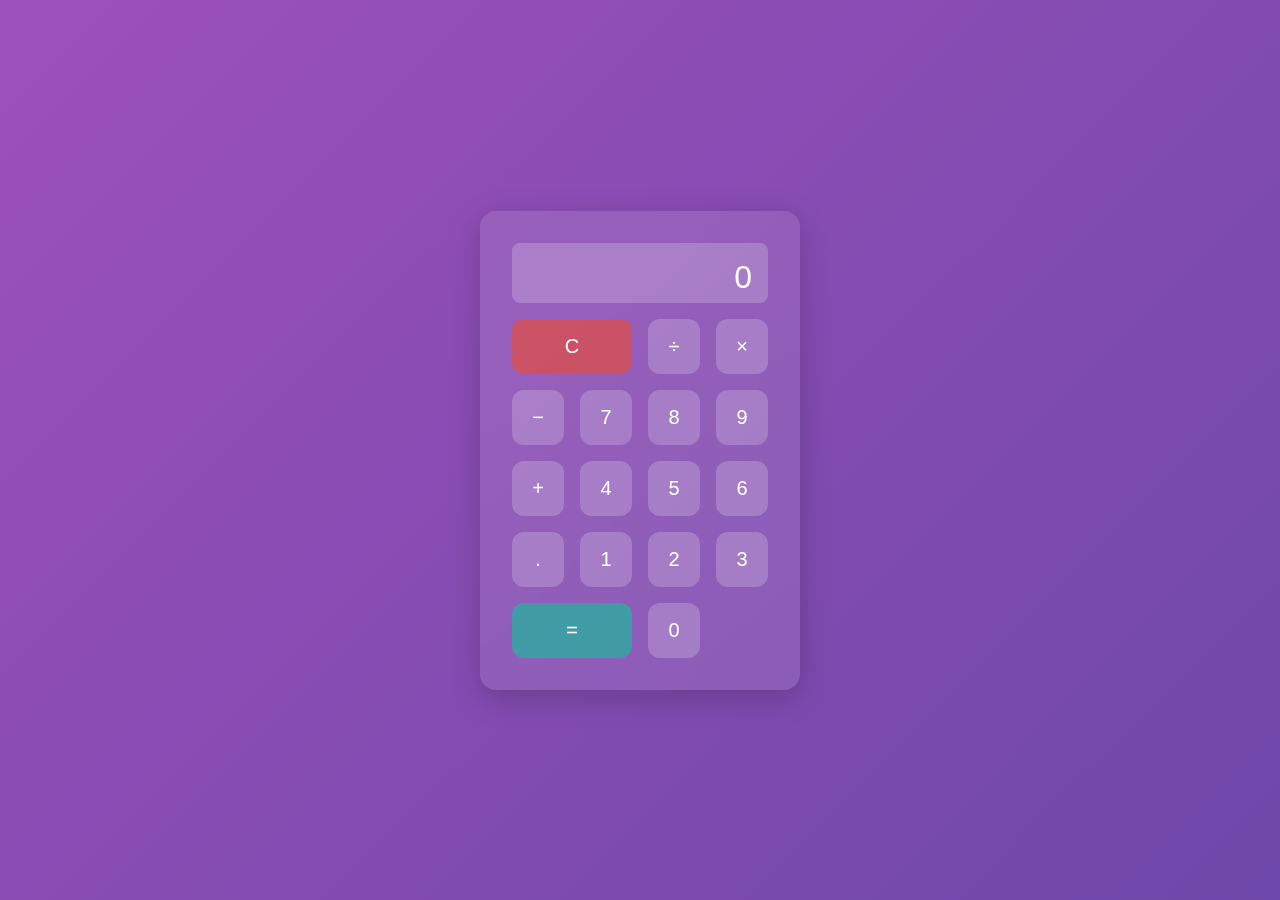
<file: Calculator1/index.html>
<!DOCTYPE html>
<html lang="en">
<head>
  <meta charset="UTF-8" />
  <meta name="viewport" content="width=device-width, initial-scale=1.0" />
  <title>Calculator</title>
  <link rel="stylesheet" href="style.css" />
</head>
<body>
  <div class="calculator">
    <div class="display" id="display">0</div>
    <div class="buttons">
      <button class="clear" onclick="clearDisplay()">C</button>
      <button onclick="append('/')">÷</button>
      <button onclick="append('*')">×</button>
      <button onclick="append('-')">−</button>
      <button onclick="append('7')">7</button>
      <button onclick="append('8')">8</button>
      <button onclick="append('9')">9</button>
      <button onclick="append('+')">+</button>
      <button onclick="append('4')">4</button>
      <button onclick="append('5')">5</button>
      <button onclick="append('6')">6</button>
      <button onclick="append('.')">.</button>
      <button onclick="append('1')">1</button>
      <button onclick="append('2')">2</button>
      <button onclick="append('3')">3</button>
      <button class="equal" onclick="calculate()">=</button>
      <button onclick="append('0')">0</button>
    </div>
  </div>
  <script src="script.js"></script>
</body>
</html>
</file>
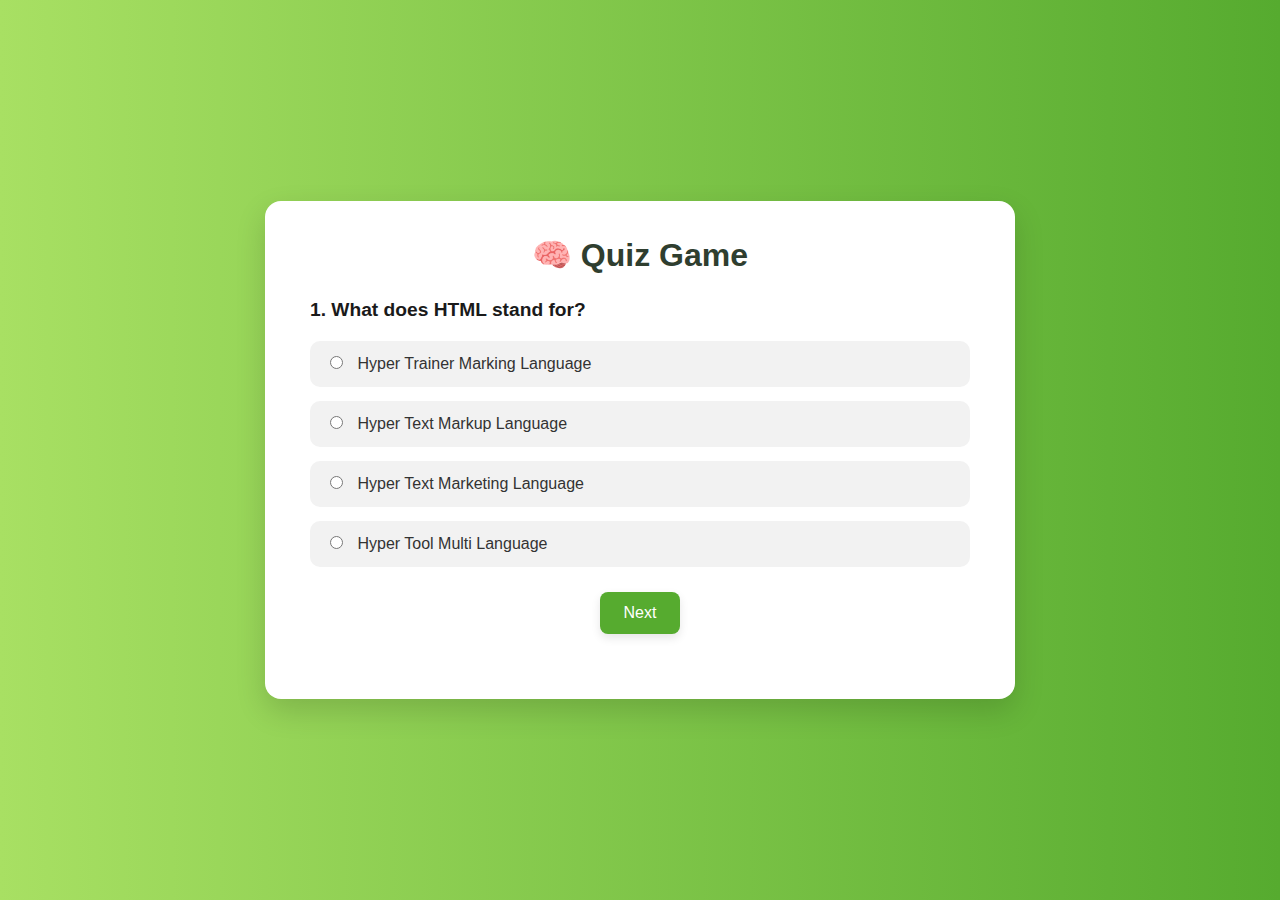
<file: Quiz game1/index.html>
<!DOCTYPE html>
<html lang="en">
<head>
  <meta charset="UTF-8" />
  <meta name="viewport" content="width=device-width, initial-scale=1.0"/>
  <title>Quiz Game</title>
  <link rel="stylesheet" href="style.css" />
</head>
<body>
  <div class="quiz-container">
    <h1>🧠 Quiz Game</h1>
    <div id="quiz-box"></div>
    <div class="navigation">
      <button id="next-btn" onclick="nextQuestion()">Next</button>
      <button id="submit-btn" onclick="submitQuiz()">Submit</button>
    </div>
    <div id="score-box"></div>
  </div>
  <script src="script.js"></script>
</body>
</html>
</file>
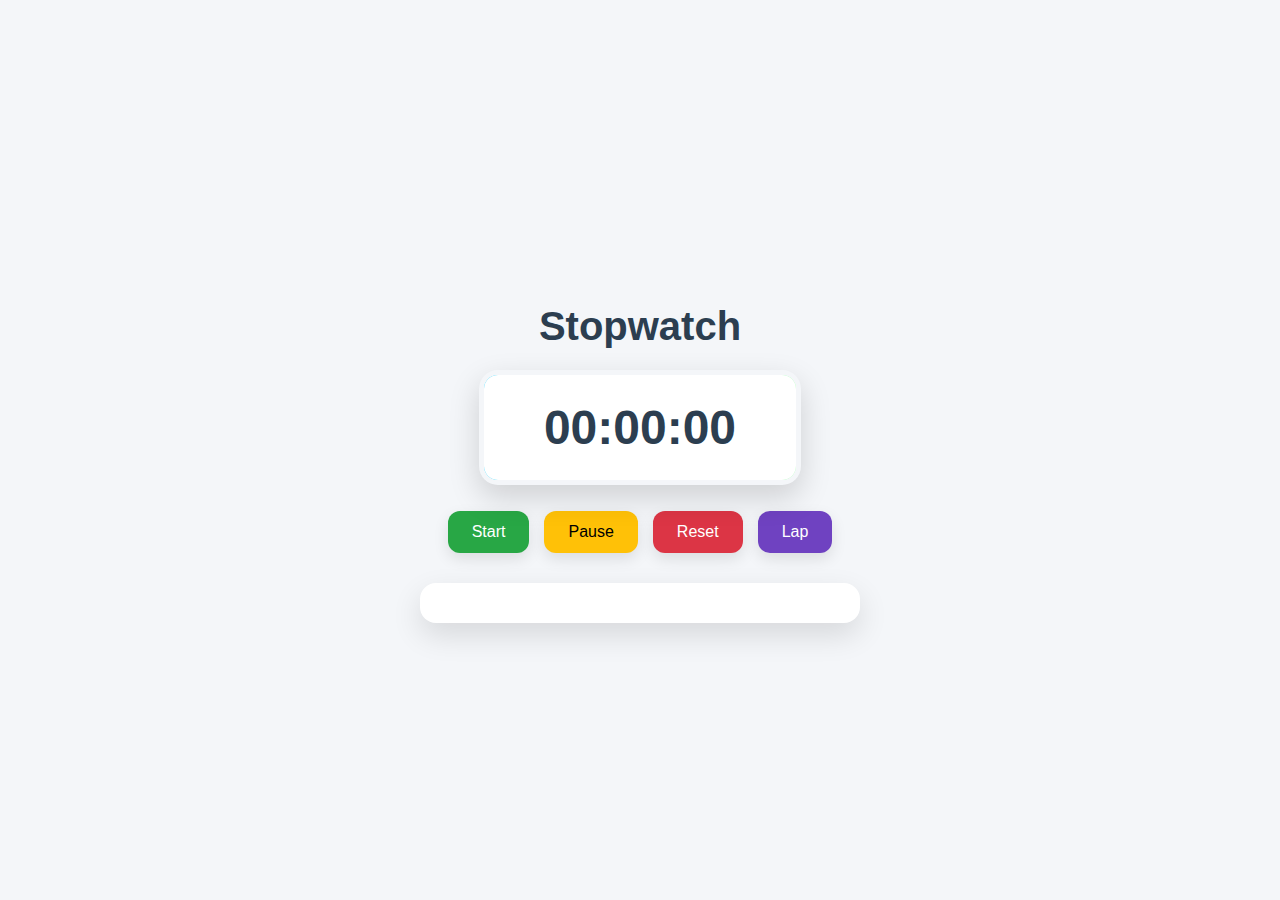
<file: Stop Watch1/index.html>
<!DOCTYPE html>
<html lang="en">
<head>
  <meta charset="UTF-8" />
  <meta name="viewport" content="width=device-width, initial-scale=1.0"/>
  <title>Stylish Stopwatch</title>
  <style>
    body {
      margin: 0;
      font-family: 'Segoe UI', 'Roboto', sans-serif;
      background-color: #f4f6f9;
      color: #2c3e50;
      display: flex;
      flex-direction: column;
      align-items: center;
      justify-content: center;
      height: 100vh;
      transition: background-color 0.5s ease;
    }

    h1 {
      font-size: 2.5rem;
      margin-bottom: 20px;
    }

    #stopwatch {
      font-size: 3rem;
      font-weight: bold;
      padding: 25px 60px;
      border-radius: 20px;
      background: white;
      position: relative;
      margin-bottom: 25px;
      background-clip: padding-box;
      box-shadow: 0 12px 30px rgba(0, 0, 0, 0.15);
      border: 6px solid transparent;
      background-image: linear-gradient(white, white),
        linear-gradient(to right, #00c9ff, #92fe9d); /* Gradient border */
      background-origin: border-box;
    }

    .buttons {
      display: flex;
      flex-wrap: wrap;
      gap: 15px;
      justify-content: center;
      margin-bottom: 30px;
    }

    .buttons button {
      padding: 12px 24px;
      border: none;
      border-radius: 12px;
      font-size: 1rem;
      font-weight: 500;
      cursor: pointer;
      color: white;
      transition: transform 0.2s ease, box-shadow 0.3s ease;
      box-shadow: 0 6px 15px rgba(0, 0, 0, 0.1);
    }

    .buttons button:hover {
      transform: translateY(-3px);
      box-shadow: 0 8px 20px rgba(0, 0, 0, 0.2);
    }

    #startBtn { background-color: #28a745; }
    #pauseBtn { background-color: #ffc107; color: #000; }
    #resetBtn { background-color: #dc3545; }
    #lapBtn   { background-color: #6f42c1; }

    #laps {
      width: 90%;
      max-width: 400px;
      max-height: 200px;
      overflow-y: auto;
      padding: 20px;
      border-radius: 16px;
      background: white;
      box-shadow: 0 12px 30px rgba(0, 0, 0, 0.12);
    }

    #laps ul {
      list-style: none;
      padding: 0;
      margin: 0;
    }

    #laps li {
      padding: 10px 14px;
      margin-bottom: 10px;
      background-color: #f1f1f1;
      border-left: 5px solid #6c63ff;
      border-radius: 6px;
      font-size: 1rem;
    }

    @media (max-width: 600px) {
      h1 {
        font-size: 2rem;
      }

      #stopwatch {
        font-size: 2.2rem;
        padding: 15px 30px;
      }

      .buttons button {
        font-size: 0.9rem;
        padding: 10px 18px;
      }
    }
  </style>
</head>
<body>
  <h1>Stopwatch</h1>
  <div id="stopwatch">00:00:00</div>

  <div class="buttons">
    <button id="startBtn">Start</button>
    <button id="pauseBtn">Pause</button>
    <button id="resetBtn">Reset</button>
    <button id="lapBtn">Lap</button>
  </div>

  <div id="laps">
    <ul id="lapList"></ul>
  </div>

  <script>
    let startTime, updatedTime, difference, timerInterval;
    let running = false;
    let laps = [];
    let elapsed = 0;

    const display = document.getElementById('stopwatch');
    const startBtn = document.getElementById('startBtn');
    const pauseBtn = document.getElementById('pauseBtn');
    const resetBtn = document.getElementById('resetBtn');
    const lapBtn = document.getElementById('lapBtn');
    const lapList = document.getElementById('lapList');
    const body = document.body;

    function updateDisplay() {
      const time = new Date(difference);
      const minutes = time.getUTCMinutes().toString().padStart(2, '0');
      const seconds = time.getUTCSeconds().toString().padStart(2, '0');
      const milliseconds = Math.floor(time.getUTCMilliseconds() / 10).toString().padStart(2, '0');
      display.textContent = `${minutes}:${seconds}:${milliseconds}`;
    }

    function changeBackground(color) {
      body.style.backgroundColor = color;
    }

    function start() {
      if (!running) {
        startTime = new Date().getTime() - elapsed;
        timerInterval = setInterval(() => {
          updatedTime = new Date().getTime();
          difference = updatedTime - startTime;
          elapsed = difference;
          updateDisplay();
        }, 10);
        running = true;
        changeBackground('#e0f7f1');
      }
    }

    function pause() {
      if (running) {
        clearInterval(timerInterval);
        running = false;
        changeBackground('#fff4cc');
      }
    }

    function reset() {
      clearInterval(timerInterval);
      elapsed = 0;
      difference = 0;
      running = false;
      display.textContent = '00:00:00';
      laps = [];
      lapList.innerHTML = '';
      changeBackground('#fbeaea');
    }

    function recordLap() {
      if (running) {
        const time = display.textContent;
        laps.push(time);
        const li = document.createElement('li');
        li.textContent = `Lap ${laps.length}: ${time}`;
        lapList.appendChild(li);
        lapList.scrollTop = lapList.scrollHeight;

        const currentColor = body.style.backgroundColor;
        body.style.backgroundColor = '#e8e4ff';
        setTimeout(() => body.style.backgroundColor = currentColor, 300);
      }
    }

    startBtn.onclick = start;
    pauseBtn.onclick = pause;
    resetBtn.onclick = reset;
    lapBtn.onclick = recordLap;
  </script>
</body>
</html>
</file>
<file: Calculator1/style.css>
* {
  margin: 0;
  padding: 0;
  box-sizing: border-box;
  font-family: 'Segoe UI', sans-serif;
}

body {
  background: linear-gradient(135deg, #9d50bb, #6e48aa);
  min-height: 100vh;
  display: flex;
  justify-content: center;
  align-items: center;
}

.calculator {
  background: rgba(255, 255, 255, 0.1);
  backdrop-filter: blur(12px);
  box-shadow: 0 8px 32px rgba(0, 0, 0, 0.2);
  border-radius: 16px;
  padding: 2rem;
  width: 320px;
  display: flex;
  flex-direction: column;
  gap: 1rem;
}

.display {
  background: rgba(255, 255, 255, 0.2);
  color: #fff;
  font-size: 2rem;
  padding: 1rem;
  text-align: right;
  border-radius: 8px;
  height: 60px;
  overflow-x: auto;
}

.buttons {
  display: grid;
  grid-template-columns: repeat(4, 1fr);
  gap: 1rem;
}

button {
  padding: 1rem;
  font-size: 1.25rem;
  border: none;
  border-radius: 12px;
  background-color: #ffffff33;
  color: #fff;
  cursor: pointer;
  transition: all 0.2s ease;
}

button:hover {
  background-color: #ffffff55;
}

button.equal {
  background-color: #1abc9caa;
  grid-column: span 2;
}

button.clear {
  background-color: #e74c3caa;
  grid-column: span 2;
}
</file>
<file: Quiz game1/style.css>
/* Reset & Base Styles */
* {
  box-sizing: border-box;
  margin: 0;
  padding: 0;
}

body {
  font-family: 'Segoe UI', Roboto, sans-serif;
  background: linear-gradient(to right, #a8e063, #56ab2f); /* 🌿 Green gradient background */
  min-height: 100vh;
  display: flex;
  justify-content: center;
  align-items: center;
  padding: 40px 15px;
  color: #333;
}

/* Main Quiz Container */
.quiz-container {
  background: #fff;
  padding: 35px 45px;
  border-radius: 16px;
  max-width: 750px;
  width: 100%;
  box-shadow: 0 12px 30px rgba(0, 0, 0, 0.15);
  transition: transform 0.3s ease;
}

.quiz-container:hover {
  transform: scale(1.01);
}

/* Heading */
.quiz-container h1 {
  text-align: center;
  color: #2f3e2f;
  margin-bottom: 25px;
  font-size: 2rem;
}

/* Question Text */
.question {
  font-size: 1.2rem;
  font-weight: 600;
  margin-bottom: 20px;
  color: #1a1a1a;
}

/* Options Styling */
.options label {
  display: block;
  background: #f2f2f2;
  padding: 12px 18px;
  border-radius: 10px;
  margin-bottom: 14px;
  cursor: pointer;
  transition: all 0.2s ease;
  border: 2px solid transparent;
}

.options label:hover,
.options input[type="radio"]:checked + label,
.options input[type="checkbox"]:checked + label {
  background-color: #d4f8d4;
  border-color: #3e8e41;
}

/* Input inside labels */
.options input[type="radio"],
.options input[type="checkbox"] {
  margin-right: 10px;
}

/* Fill in the blank input */
#fill-blank {
  width: 100%;
  padding: 12px;
  font-size: 1rem;
  border-radius: 8px;
  border: 2px solid #ccc;
  transition: border 0.2s ease;
  margin-top: 10px;
}

#fill-blank:focus {
  border-color: #56ab2f;
  outline: none;
}

/* Buttons */
.navigation {
  margin-top: 25px;
  text-align: center;
}

button {
  background-color: #56ab2f;
  color: white;
  border: none;
  padding: 12px 24px;
  margin: 0 10px;
  font-size: 1rem;
  border-radius: 8px;
  cursor: pointer;
  transition: background 0.2s ease;
  box-shadow: 0 4px 10px rgba(0, 0, 0, 0.1);
}

button:hover {
  background-color: #3e8e41;
}

button:disabled {
  background-color: #aaa;
  cursor: not-allowed;
}

/* Score box */
#score-box {
  margin-top: 30px;
  font-size: 1.3rem;
  font-weight: 600;
  text-align: center;
  color: #1f2937;
}

/* Responsive */
@media (max-width: 600px) {
  .quiz-container {
    padding: 25px 20px;
  }

  .quiz-container h1 {
    font-size: 1.5rem;
  }

  .question {
    font-size: 1rem;
  }

  button {
    width: 100%;
    margin: 10px 0;
  }
}
</file>
